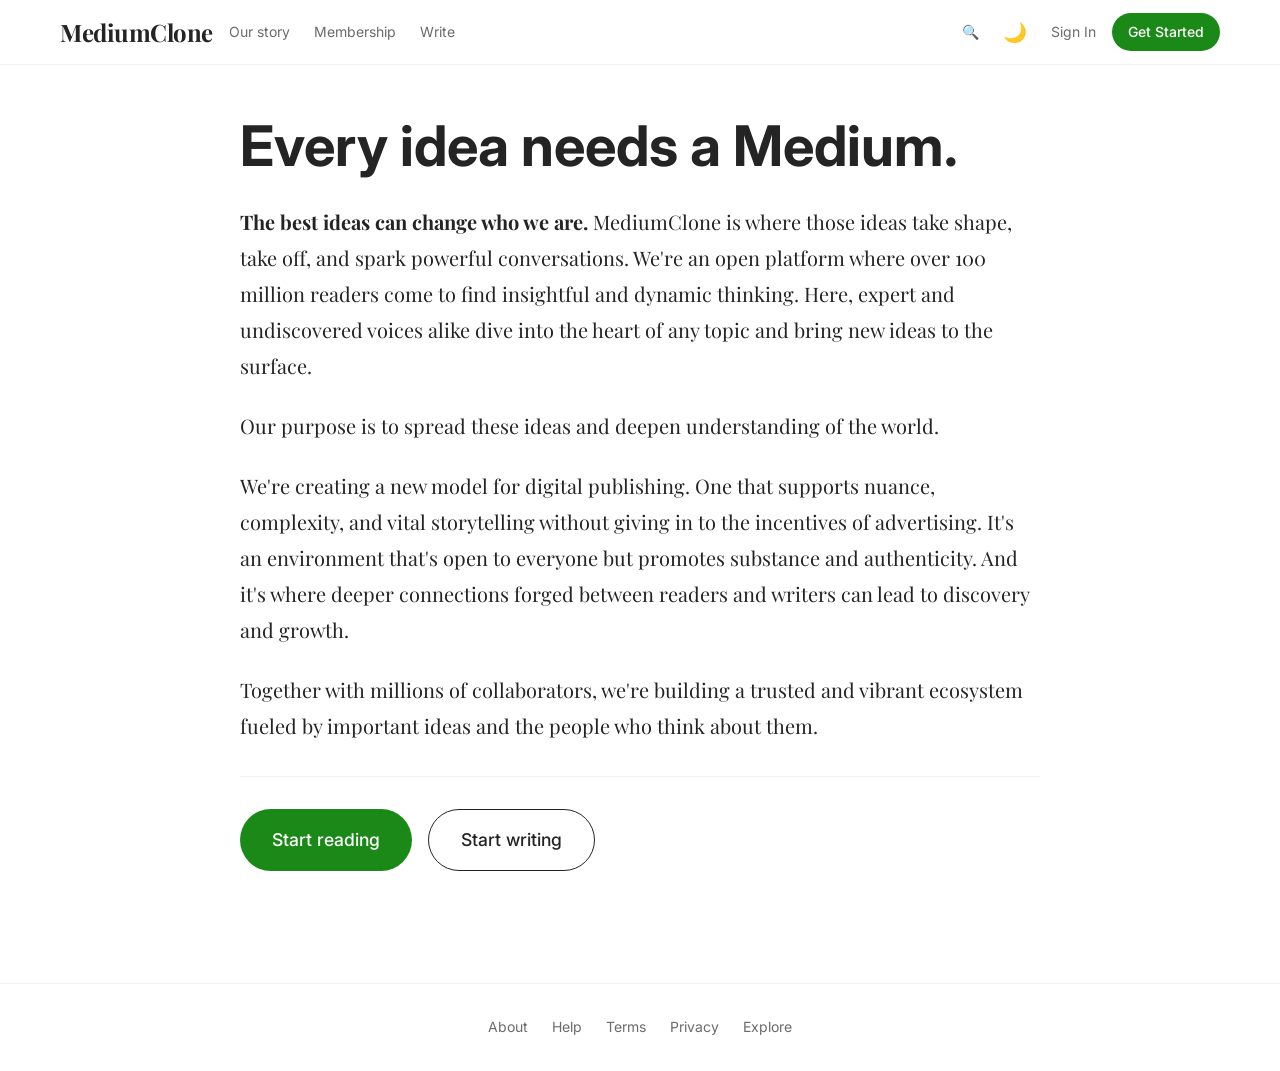
<file: pages/about.html>
<!DOCTYPE html>
<html lang="en">
<head>
    <meta charset="UTF-8">
    <meta name="viewport" content="width=device-width, initial-scale=1.0">
    <title>About - MediumClone</title>
    <link rel="stylesheet" href="../css/style.css">
    <link rel="stylesheet" href="../css/components.css">
    <link rel="stylesheet" href="../css/pages.css">
</head>
<body>

    <div id="header-placeholder"></div>

    <main class="container py-12">
        <div class="max-w-[800px] mx-auto" style="max-width: 800px; margin: 0 auto;">
            <h1 class="font-serif mb-6" style="font-size: 3.5rem;">Every idea needs a Medium.</h1>
            
            <div class="article-content">
                <p><strong>The best ideas can change who we are.</strong> MediumClone is where those ideas take shape, take off, and spark powerful conversations. We're an open platform where over 100 million readers come to find insightful and dynamic thinking. Here, expert and undiscovered voices alike dive into the heart of any topic and bring new ideas to the surface.</p>
                
                <p>Our purpose is to spread these ideas and deepen understanding of the world.</p>
                
                <p>We're creating a new model for digital publishing. One that supports nuance, complexity, and vital storytelling without giving in to the incentives of advertising. It's an environment that's open to everyone but promotes substance and authenticity. And it's where deeper connections forged between readers and writers can lead to discovery and growth.</p>
                
                <p>Together with millions of collaborators, we're building a trusted and vibrant ecosystem fueled by important ideas and the people who think about them.</p>
            </div>
            
            <div class="divider"></div>
            
            <div class="flex gap-4">
                <a href="explore.html" class="btn btn-primary" style="padding: 1rem 2rem; font-size: 1.1rem; border-radius: 999px;">Start reading</a>
                <a href="write.html" class="btn btn-outline" style="padding: 1rem 2rem; font-size: 1.1rem; border-radius: 999px;">Start writing</a>
            </div>
        </div>
    </main>

    <div id="footer-placeholder"></div>

    <script src="../js/components.js"></script>
    <script src="../js/api.js"></script>
    <script src="../js/main.js"></script>
</body>
</html>
</file>
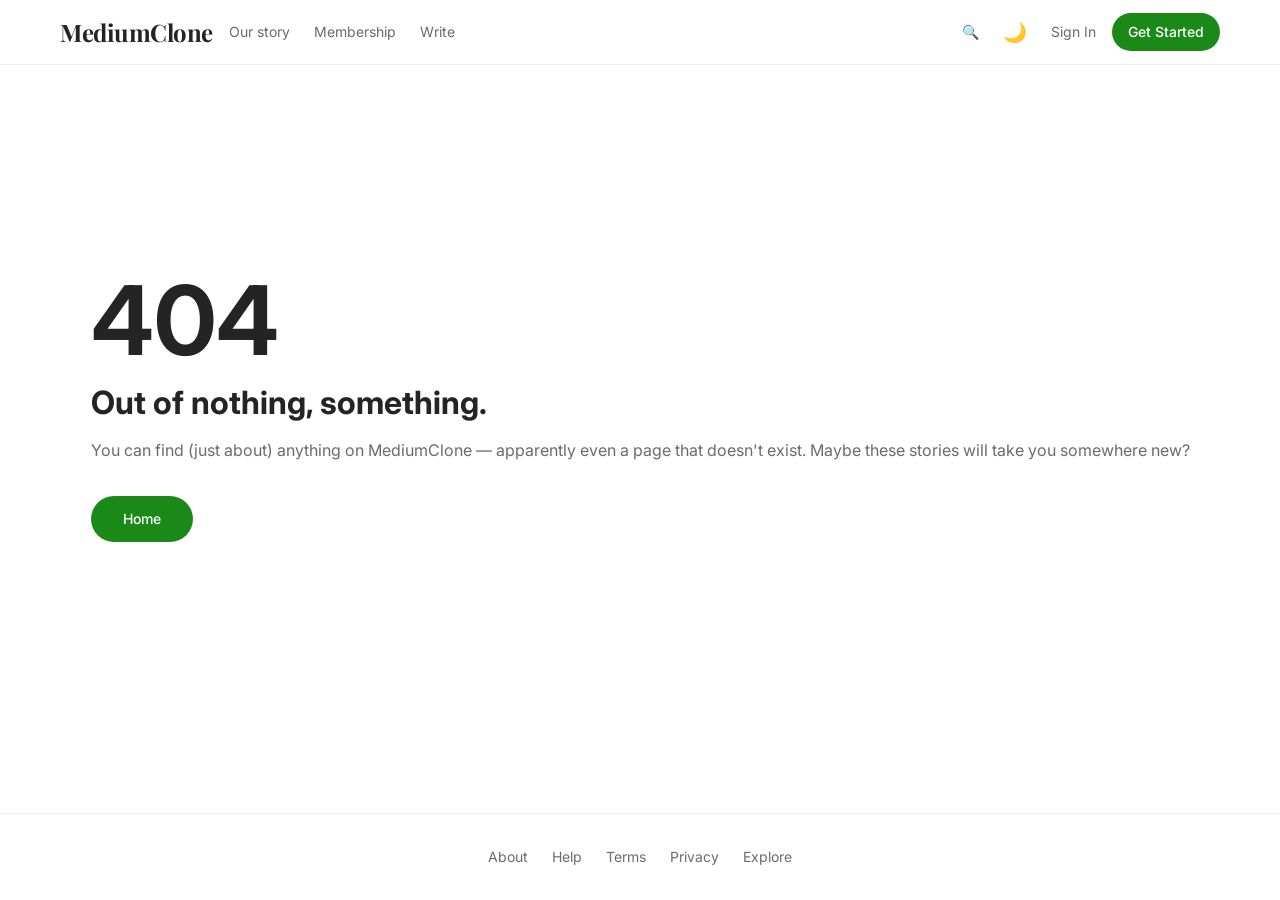
<file: pages/blog-details.html>
<!DOCTYPE html>
<html lang="en">
<head>
    <meta charset="UTF-8">
    <meta name="viewport" content="width=device-width, initial-scale=1.0">
    <title>Blog Details - MediumClone</title>
    <link rel="stylesheet" href="../css/style.css">
    <link rel="stylesheet" href="../css/components.css">
    <link rel="stylesheet" href="../css/pages.css">
</head>
<body>

    <!-- Header Placeholder -->
    <div id="header-placeholder"></div>

    <main class="container-sm py-12">
        <div id="blog-container">
            <!-- Loading Skeleton -->
            <div class="article-header">
                <div class="skeleton skeleton-title" style="height: 3rem; width: 100%;"></div>
                <div class="skeleton skeleton-title" style="height: 1.5rem; width: 80%; margin-bottom: 2rem;"></div>
                
                <div class="author-info-large flex gap-4">
                    <div class="skeleton author-avatar-large"></div>
                    <div class="flex-1">
                        <div class="skeleton skeleton-text w-24"></div>
                        <div class="skeleton skeleton-text w-32"></div>
                    </div>
                </div>
            </div>
            
            <div class="skeleton article-hero-image"></div>
            
            <div class="article-content mt-8">
                <div class="skeleton skeleton-text w-full mb-2"></div>
                <div class="skeleton skeleton-text w-full mb-2"></div>
                <div class="skeleton skeleton-text w-full mb-2"></div>
                <div class="skeleton skeleton-text w-3/4 mb-6"></div>
                
                <div class="skeleton skeleton-text w-full mb-2"></div>
                <div class="skeleton skeleton-text w-full mb-2"></div>
                <div class="skeleton skeleton-text w-1/2"></div>
            </div>
        </div>
        
        <div class="divider"></div>
        
        <!-- Comments Section Placeholder -->
        <section class="comments-section py-8">
            <h3 class="font-bold text-xl mb-6">Responses (42)</h3>
            <div class="form-group">
                <textarea class="form-control" rows="3" placeholder="What are your thoughts?"></textarea>
            </div>
            <div class="flex justify-end mb-8">
                <button class="btn btn-primary">Respond</button>
            </div>
            
            <!-- Dummy Comment -->
            <div class="flex gap-4 mb-6">
                <img src="https://i.pravatar.cc/150?u=user1" alt="User" class="author-avatar" style="width: 32px; height: 32px;">
                <div class="flex-1 border p-4" style="border-color: var(--border-color); border-radius: var(--radius-md);">
                    <div class="flex items-center justify-between mb-2">
                        <div>
                            <div class="font-medium text-sm">Mike Ross</div>
                            <div class="text-xs text-secondary">2 days ago</div>
                        </div>
                    </div>
                    <p class="text-sm">This is a fantastic read! Completely changed my perspective on the topic. Looking forward to more content like this.</p>
                </div>
            </div>
        </section>
    </main>

    <!-- Footer Placeholder -->
    <div id="footer-placeholder"></div>

    <!-- Scripts -->
    <script src="../js/components.js"></script>
    <script src="../js/api.js"></script>
    <script src="../js/main.js"></script>
    <script src="../js/blog.js"></script>
</body>
</html>
</file>
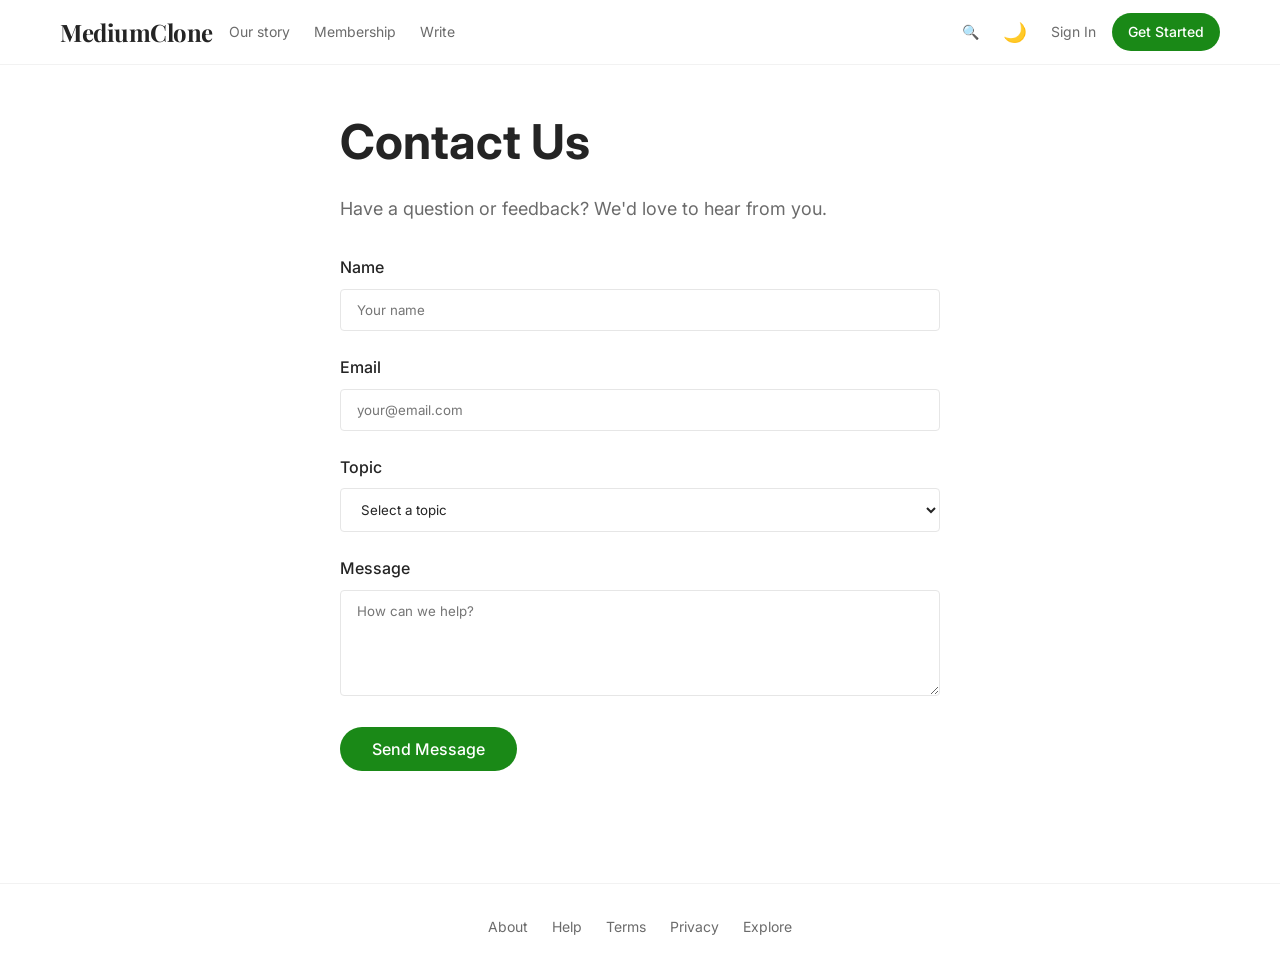
<file: pages/contact.html>
<!DOCTYPE html>
<html lang="en">
<head>
    <meta charset="UTF-8">
    <meta name="viewport" content="width=device-width, initial-scale=1.0">
    <title>Contact - MediumClone</title>
    <link rel="stylesheet" href="../css/style.css">
    <link rel="stylesheet" href="../css/components.css">
    <link rel="stylesheet" href="../css/pages.css">
</head>
<body>

    <div id="header-placeholder"></div>

    <main class="container py-12">
        <div class="max-w-[600px] mx-auto" style="max-width: 600px; margin: 0 auto;">
            <h1 class="font-serif mb-6" style="font-size: 3rem;">Contact Us</h1>
            <p class="text-secondary mb-8 text-lg">Have a question or feedback? We'd love to hear from you.</p>
            
            <form onsubmit="event.preventDefault(); showToast('Message sent successfully!'); this.reset();">
                <div class="form-group">
                    <label class="form-label">Name</label>
                    <input type="text" class="form-control" required placeholder="Your name">
                </div>
                <div class="form-group">
                    <label class="form-label">Email</label>
                    <input type="email" class="form-control" required placeholder="your@email.com">
                </div>
                <div class="form-group">
                    <label class="form-label">Topic</label>
                    <select class="form-control" required>
                        <option value="">Select a topic</option>
                        <option value="support">General Support</option>
                        <option value="billing">Billing</option>
                        <option value="report">Report Content</option>
                        <option value="other">Other</option>
                    </select>
                </div>
                <div class="form-group">
                    <label class="form-label">Message</label>
                    <textarea class="form-control" rows="5" required placeholder="How can we help?"></textarea>
                </div>
                <button type="submit" class="btn btn-primary" style="padding: 0.75rem 2rem; font-size: 1rem; border-radius: 999px;">Send Message</button>
            </form>
        </div>
    </main>

    <div id="footer-placeholder"></div>

    <script src="../js/components.js"></script>
    <script src="../js/api.js"></script>
    <script src="../js/main.js"></script>
</body>
</html>
</file>
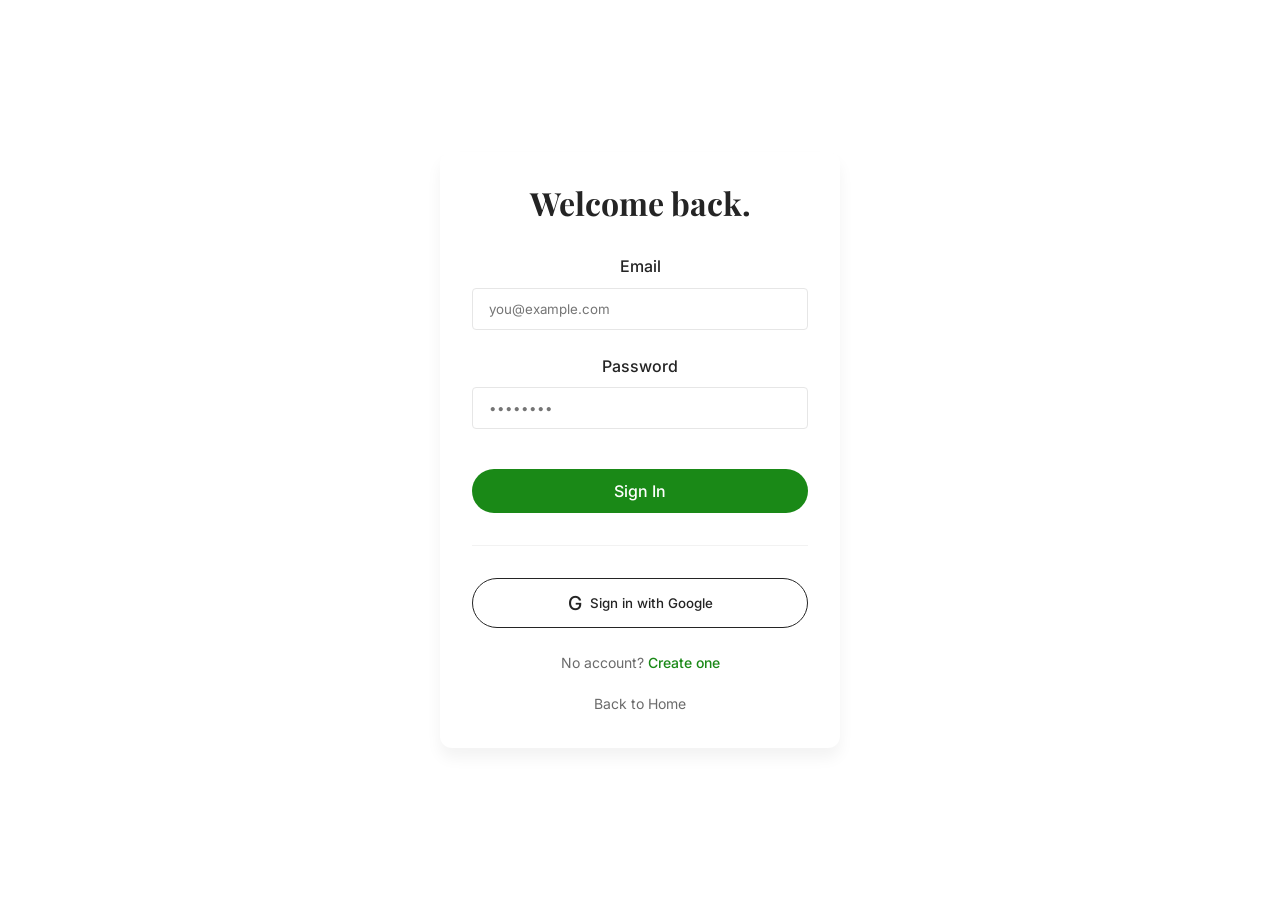
<file: pages/login.html>
<!DOCTYPE html>
<html lang="en">
<head>
    <meta charset="UTF-8">
    <meta name="viewport" content="width=device-width, initial-scale=1.0">
    <title>Welcome Back - MediumClone</title>
    <link rel="stylesheet" href="../css/style.css">
    <link rel="stylesheet" href="../css/components.css">
    <style>
        body {
            display: flex;
            align-items: center;
            justify-content: center;
            min-height: 100vh;
            background-color: var(--bg-color);
        }
        .auth-container {
            width: 100%;
            max-width: 400px;
            padding: 2rem;
            text-align: center;
            background-color: var(--card-bg);
            border-radius: var(--radius-lg);
            box-shadow: var(--shadow-lg);
        }
        .auth-title {
            font-family: var(--font-serif);
            font-size: 2rem;
            margin-bottom: 2rem;
        }
        .auth-btn {
            width: 100%;
            padding: 0.75rem;
            border-radius: var(--radius-full);
            border: 1px solid var(--text-primary);
            background: transparent;
            color: var(--text-primary);
            font-weight: 500;
            display: flex;
            align-items: center;
            justify-content: center;
            gap: 0.5rem;
            margin-bottom: 1rem;
            transition: background 0.2s;
        }
        .auth-btn:hover {
            background-color: var(--hover-bg);
        }
        .auth-link {
            color: var(--accent-color);
            font-weight: 500;
        }
    </style>
</head>
<body>

    <div class="auth-container animate-fade-in">
        <h1 class="auth-title">Welcome back.</h1>
        
        <form id="login-form">
            <div class="form-group text-left">
                <label class="form-label" for="email">Email</label>
                <input type="email" id="email" class="form-control" required placeholder="you@example.com">
            </div>
            <div class="form-group text-left">
                <label class="form-label" for="password">Password</label>
                <input type="password" id="password" class="form-control" required placeholder="••••••••">
            </div>
            
            <button type="submit" class="btn btn-primary" style="width: 100%; padding: 0.75rem; border-radius: var(--radius-full); font-size: 1rem; margin-top: 1rem;">Sign In</button>
        </form>

        <div class="divider"></div>
        
        <button class="auth-btn">
            <span style="font-size: 1.2rem;">G</span> Sign in with Google
        </button>

        <p class="mt-6 text-sm text-secondary">
            No account? <a href="signup.html" class="auth-link">Create one</a>
        </p>
        <div class="mt-4">
            <a href="../index.html" class="text-sm text-secondary hover:underline">Back to Home</a>
        </div>
    </div>

    <script src="../js/main.js"></script>
    <script>
        document.getElementById('login-form').addEventListener('submit', (e) => {
            e.preventDefault();
            const email = document.getElementById('email').value;
            // Simulate login
            localStorage.setItem('user', JSON.stringify({
                name: email.split('@')[0],
                avatar: 'https://i.pravatar.cc/150?u=' + email
            }));
            window.location.href = '../index.html';
        });
    </script>
</body>
</html>
</file>
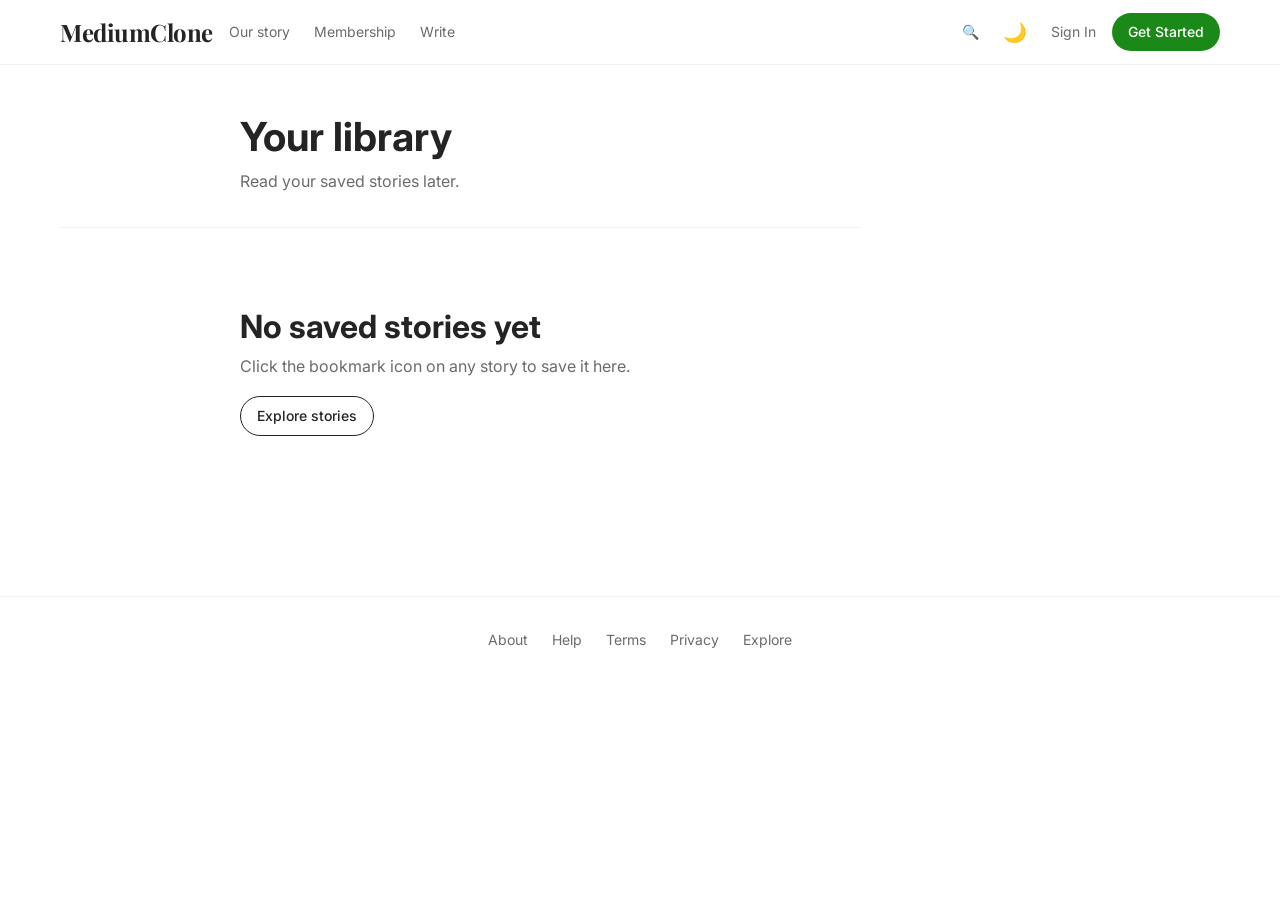
<file: pages/saved.html>
<!DOCTYPE html>
<html lang="en">
<head>
    <meta charset="UTF-8">
    <meta name="viewport" content="width=device-width, initial-scale=1.0">
    <title>Saved Articles - MediumClone</title>
    <link rel="stylesheet" href="../css/style.css">
    <link rel="stylesheet" href="../css/components.css">
    <link rel="stylesheet" href="../css/pages.css">
</head>
<body>

    <div id="header-placeholder"></div>

    <main class="container py-12">
        <div class="mb-8 max-w-[800px] mx-auto" style="max-width: 800px; margin: 0 auto;">
            <h1 class="font-serif mb-2" style="font-size: 2.5rem;">Your library</h1>
            <p class="text-secondary">Read your saved stories later.</p>
        </div>

        <div class="divider max-w-[800px] mx-auto" style="max-width: 800px;"></div>

        <div id="saved-blogs" class="flex flex-col gap-6 max-w-[800px] mx-auto" style="max-width: 800px; margin: 0 auto;">
            <!-- Injected via JS -->
        </div>
    </main>

    <div id="footer-placeholder"></div>

    <script src="../js/components.js"></script>
    <script src="../js/api.js"></script>
    <script src="../js/main.js"></script>
    <script>
        document.addEventListener('DOMContentLoaded', async () => {
            const container = document.getElementById('saved-blogs');
            
            // Re-render when storage changes (e.g. user clicks un-save)
            const renderSaved = async () => {
                const savedIds = JSON.parse(localStorage.getItem('savedBlogs') || '[]');
                if (savedIds.length === 0) {
                    container.innerHTML = `
                        <div class="text-center py-12">
                            <h2 class="font-bold text-xl mb-2">No saved stories yet</h2>
                            <p class="text-secondary mb-4">Click the bookmark icon on any story to save it here.</p>
                            <a href="../index.html" class="btn btn-outline">Explore stories</a>
                        </div>
                    `;
                    return;
                }
                
                try {
                    const blogs = await API.fetchBlogs();
                    const savedBlogs = blogs.filter(b => savedIds.includes(b.id));
                    container.innerHTML = savedBlogs.map(b => Components.renderBlogCard(b, true)).join('');
                } catch (e) {
                    container.innerHTML = '<p>Failed to load.</p>';
                }
            };
            
            await renderSaved();
            
            // Listen for clicks on save buttons within this page to remove instantly
            container.addEventListener('click', (e) => {
                if (e.target.closest('.save-btn')) {
                    setTimeout(renderSaved, 50); // slight delay to allow toggle logic in main.js to run first
                }
            });
        });
    </script>
</body>
</html>
</file>
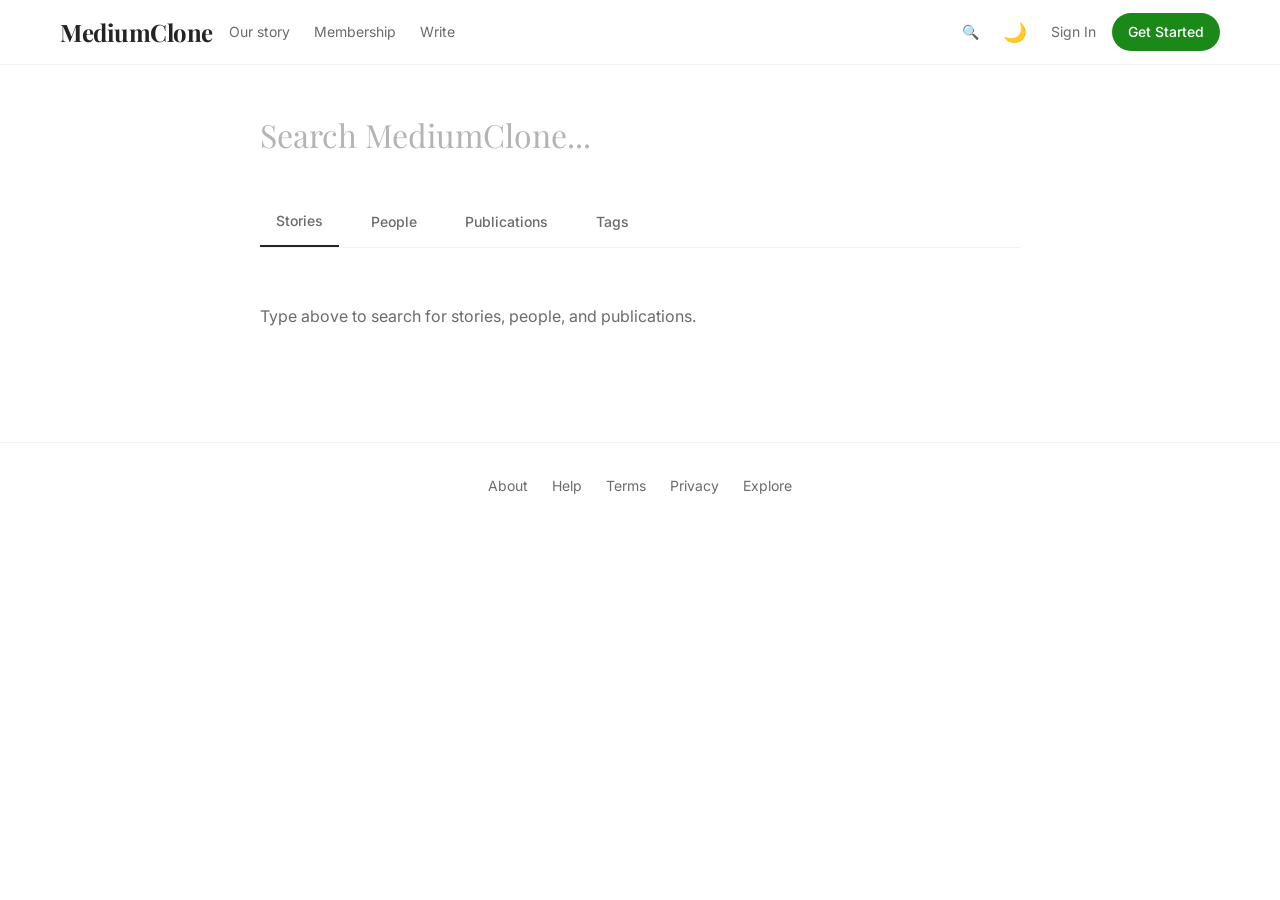
<file: pages/search.html>
<!DOCTYPE html>
<html lang="en">
<head>
    <meta charset="UTF-8">
    <meta name="viewport" content="width=device-width, initial-scale=1.0">
    <title>Search - MediumClone</title>
    <link rel="stylesheet" href="../css/style.css">
    <link rel="stylesheet" href="../css/components.css">
    <link rel="stylesheet" href="../css/pages.css">
</head>
<body>

    <div id="header-placeholder"></div>

    <main class="container-sm py-12">
        <div class="mb-8">
            <input type="text" id="search-input" class="editor-title" style="font-size: 2rem;" placeholder="Search MediumClone...">
        </div>
        
        <div class="flex items-center gap-4 mb-6" style="border-bottom: 1px solid var(--border-color);">
            <button class="btn btn-ghost" style="border-bottom: 2px solid var(--text-primary); border-radius: 0; padding-bottom: 1rem;">Stories</button>
            <button class="btn btn-ghost" style="padding-bottom: 1rem;">People</button>
            <button class="btn btn-ghost" style="padding-bottom: 1rem;">Publications</button>
            <button class="btn btn-ghost" style="padding-bottom: 1rem;">Tags</button>
        </div>

        <div id="search-results" class="flex flex-col gap-6">
            <p class="text-secondary mt-8">Type above to search for stories, people, and publications.</p>
        </div>
    </main>

    <div id="footer-placeholder"></div>

    <script src="../js/components.js"></script>
    <script src="../js/api.js"></script>
    <script src="../js/main.js"></script>
    <script>
        document.addEventListener('DOMContentLoaded', () => {
            const searchInput = document.getElementById('search-input');
            const resultsContainer = document.getElementById('search-results');
            let timeoutId;

            searchInput.addEventListener('input', (e) => {
                clearTimeout(timeoutId);
                const query = e.target.value.trim();
                
                if (!query) {
                    resultsContainer.innerHTML = '<p class="text-secondary mt-8">Type above to search for stories, people, and publications.</p>';
                    return;
                }
                
                resultsContainer.innerHTML = Array(3).fill(0).map(() => Components.renderSkeletonCard(true)).join('');
                
                timeoutId = setTimeout(async () => {
                    try {
                        const results = await API.searchBlogs(query);
                        if (results.length === 0) {
                            resultsContainer.innerHTML = `<p class="text-secondary mt-8">No results found for "${query}".</p>`;
                        } else {
                            resultsContainer.innerHTML = results.map(b => Components.renderBlogCard(b, true)).join('');
                        }
                    } catch (error) {
                        resultsContainer.innerHTML = '<p class="text-secondary mt-8">Error performing search.</p>';
                    }
                }, 500);
            });
            
            // Auto focus
            searchInput.focus();
        });
    </script>
</body>
</html>
</file>
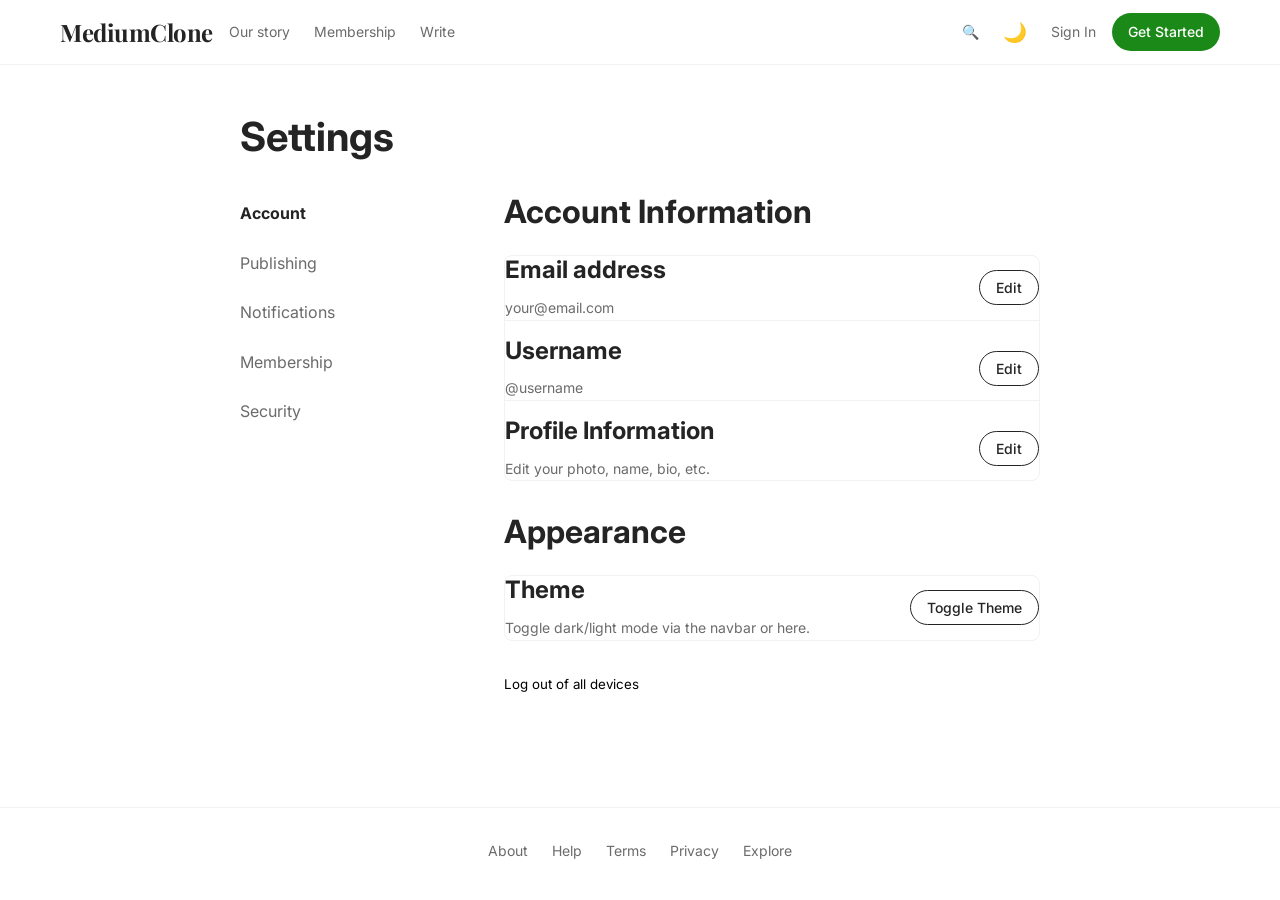
<file: pages/settings.html>
<!DOCTYPE html>
<html lang="en">
<head>
    <meta charset="UTF-8">
    <meta name="viewport" content="width=device-width, initial-scale=1.0">
    <title>Settings - MediumClone</title>
    <link rel="stylesheet" href="../css/style.css">
    <link rel="stylesheet" href="../css/components.css">
    <link rel="stylesheet" href="../css/pages.css">
</head>
<body>

    <div id="header-placeholder"></div>

    <main class="container py-12">
        <div class="max-w-[800px] mx-auto" style="max-width: 800px; margin: 0 auto;">
            <h1 class="font-serif mb-8" style="font-size: 2.5rem;">Settings</h1>
            
            <div class="flex" style="gap: 4rem;">
                <!-- Sidebar -->
                <div style="width: 200px;">
                    <div class="flex flex-col gap-2">
                        <a href="#" class="font-bold text-primary" style="padding: 0.5rem 0;">Account</a>
                        <a href="#" class="text-secondary hover:text-primary" style="padding: 0.5rem 0;">Publishing</a>
                        <a href="#" class="text-secondary hover:text-primary" style="padding: 0.5rem 0;">Notifications</a>
                        <a href="#" class="text-secondary hover:text-primary" style="padding: 0.5rem 0;">Membership</a>
                        <a href="#" class="text-secondary hover:text-primary" style="padding: 0.5rem 0;">Security</a>
                    </div>
                </div>
                
                <!-- Content -->
                <div class="flex-1">
                    <h2 class="font-bold mb-6 text-xl">Account Information</h2>
                    
                    <div class="mb-8 p-6" style="border: 1px solid var(--border-color); border-radius: var(--radius-md);">
                        <div class="flex justify-between items-center mb-4 pb-4" style="border-bottom: 1px solid var(--border-color);">
                            <div>
                                <h3 class="font-bold mb-1">Email address</h3>
                                <p class="text-sm text-secondary">your@email.com</p>
                            </div>
                            <button class="btn btn-outline text-sm">Edit</button>
                        </div>
                        
                        <div class="flex justify-between items-center mb-4 pb-4" style="border-bottom: 1px solid var(--border-color);">
                            <div>
                                <h3 class="font-bold mb-1">Username</h3>
                                <p class="text-sm text-secondary">@username</p>
                            </div>
                            <button class="btn btn-outline text-sm">Edit</button>
                        </div>
                        
                        <div class="flex justify-between items-center">
                            <div>
                                <h3 class="font-bold mb-1">Profile Information</h3>
                                <p class="text-sm text-secondary">Edit your photo, name, bio, etc.</p>
                            </div>
                            <button class="btn btn-outline text-sm">Edit</button>
                        </div>
                    </div>
                    
                    <h2 class="font-bold mb-6 text-xl">Appearance</h2>
                    <div class="mb-8 p-6" style="border: 1px solid var(--border-color); border-radius: var(--radius-md);">
                        <div class="flex justify-between items-center">
                            <div>
                                <h3 class="font-bold mb-1">Theme</h3>
                                <p class="text-sm text-secondary">Toggle dark/light mode via the navbar or here.</p>
                            </div>
                            <button id="settings-theme-toggle" class="btn btn-outline text-sm">Toggle Theme</button>
                        </div>
                    </div>
                    
                    <div class="mt-12 text-center text-sm text-secondary">
                        <button id="logout-btn-settings" class="text-danger hover:underline">Log out of all devices</button>
                    </div>
                </div>
            </div>
        </div>
    </main>

    <div id="footer-placeholder"></div>

    <script src="../js/components.js"></script>
    <script src="../js/api.js"></script>
    <script src="../js/main.js"></script>
    <script>
        document.addEventListener('DOMContentLoaded', () => {
            const toggleBtn = document.getElementById('settings-theme-toggle');
            if (toggleBtn) {
                toggleBtn.addEventListener('click', () => {
                    const themeBtn = document.getElementById('theme-toggle');
                    if (themeBtn) themeBtn.click();
                });
            }
            
            const logoutBtn = document.getElementById('logout-btn-settings');
            if (logoutBtn) {
                logoutBtn.addEventListener('click', () => {
                    localStorage.removeItem('user');
                    window.location.href = '../index.html';
                });
            }
        });
    </script>
</body>
</html>
</file>
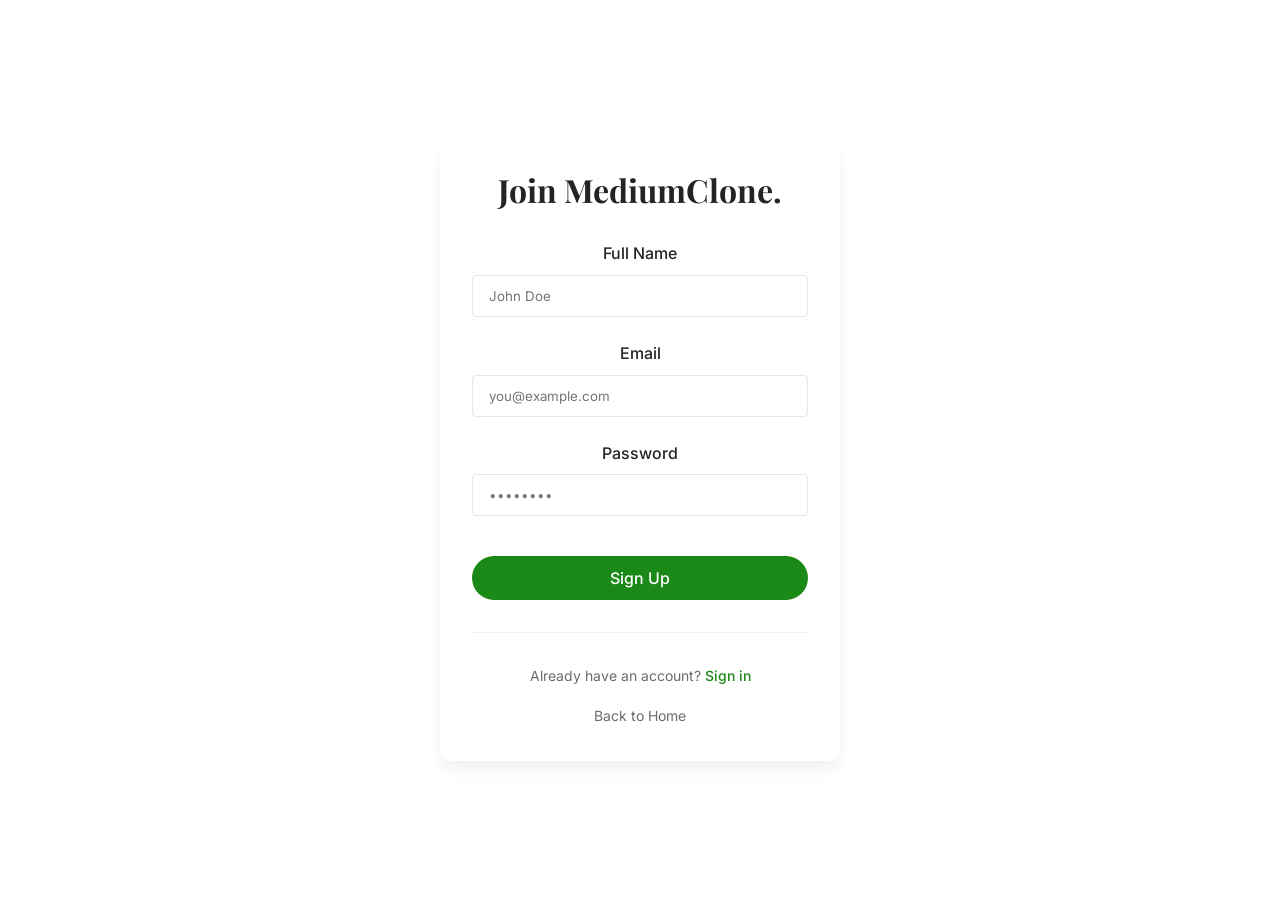
<file: pages/signup.html>
<!DOCTYPE html>
<html lang="en">
<head>
    <meta charset="UTF-8">
    <meta name="viewport" content="width=device-width, initial-scale=1.0">
    <title>Join MediumClone</title>
    <link rel="stylesheet" href="../css/style.css">
    <link rel="stylesheet" href="../css/components.css">
    <style>
        body {
            display: flex;
            align-items: center;
            justify-content: center;
            min-height: 100vh;
            background-color: var(--bg-color);
        }
        .auth-container {
            width: 100%;
            max-width: 400px;
            padding: 2rem;
            text-align: center;
            background-color: var(--card-bg);
            border-radius: var(--radius-lg);
            box-shadow: var(--shadow-lg);
        }
        .auth-title {
            font-family: var(--font-serif);
            font-size: 2rem;
            margin-bottom: 2rem;
        }
        .auth-btn {
            width: 100%;
            padding: 0.75rem;
            border-radius: var(--radius-full);
            border: 1px solid var(--text-primary);
            background: transparent;
            color: var(--text-primary);
            font-weight: 500;
            display: flex;
            align-items: center;
            justify-content: center;
            gap: 0.5rem;
            margin-bottom: 1rem;
            transition: background 0.2s;
        }
        .auth-btn:hover {
            background-color: var(--hover-bg);
        }
        .auth-link {
            color: var(--accent-color);
            font-weight: 500;
        }
    </style>
</head>
<body>

    <div class="auth-container animate-fade-in">
        <h1 class="auth-title">Join MediumClone.</h1>
        
        <form id="signup-form">
            <div class="form-group text-left">
                <label class="form-label" for="name">Full Name</label>
                <input type="text" id="name" class="form-control" required placeholder="John Doe">
            </div>
            <div class="form-group text-left">
                <label class="form-label" for="email">Email</label>
                <input type="email" id="email" class="form-control" required placeholder="you@example.com">
            </div>
            <div class="form-group text-left">
                <label class="form-label" for="password">Password</label>
                <input type="password" id="password" class="form-control" required placeholder="••••••••">
            </div>
            
            <button type="submit" class="btn btn-primary" style="width: 100%; padding: 0.75rem; border-radius: var(--radius-full); font-size: 1rem; margin-top: 1rem;">Sign Up</button>
        </form>

        <div class="divider"></div>

        <p class="mt-6 text-sm text-secondary">
            Already have an account? <a href="login.html" class="auth-link">Sign in</a>
        </p>
        <div class="mt-4">
            <a href="../index.html" class="text-sm text-secondary hover:underline">Back to Home</a>
        </div>
    </div>

    <script src="../js/main.js"></script>
    <script>
        document.getElementById('signup-form').addEventListener('submit', (e) => {
            e.preventDefault();
            const name = document.getElementById('name').value;
            const email = document.getElementById('email').value;
            // Simulate signup
            localStorage.setItem('user', JSON.stringify({
                name: name,
                avatar: 'https://i.pravatar.cc/150?u=' + email
            }));
            window.location.href = '../index.html';
        });
    </script>
</body>
</html>
</file>
<file: css/style.css>
/* css/style.css */
@import url('https://fonts.googleapis.com/css2?family=Inter:wght@300;400;500;600;700&family=Playfair+Display:ital,wght@0,400;0,600;0,700;1,400&display=swap');

:root {
    --bg-color: #ffffff;
    --text-primary: #242424;
    --text-secondary: #6b6b6b;
    --accent-color: #1a8917; /* Medium green */
    --accent-hover: #156d12;
    --border-color: #f2f2f2;
    --border-dark: #e6e6e6;
    --nav-bg: rgba(255, 255, 255, 0.95);
    --card-bg: #ffffff;
    --hover-bg: #fafafa;
    --danger: #c94a4a;
    
    --font-sans: 'Inter', -apple-system, BlinkMacSystemFont, "Segoe UI", Roboto, Helvetica, Arial, sans-serif;
    --font-serif: 'Playfair Display', 'Georgia', serif;
    
    --shadow-sm: 0 1px 2px rgba(0, 0, 0, 0.05);
    --shadow-md: 0 4px 6px rgba(0, 0, 0, 0.05);
    --shadow-lg: 0 10px 15px rgba(0, 0, 0, 0.05);
    
    --radius-sm: 4px;
    --radius-md: 8px;
    --radius-lg: 12px;
    --radius-full: 9999px;
    
    --transition-fast: 0.2s ease;
    --transition-normal: 0.3s ease;
}

[data-theme="dark"] {
    --bg-color: #121212;
    --text-primary: #f2f2f2;
    --text-secondary: #a3a3a3;
    --accent-color: #22a820;
    --accent-hover: #2bd128;
    --border-color: #2a2a2a;
    --border-dark: #3a3a3a;
    --nav-bg: rgba(18, 18, 18, 0.95);
    --card-bg: #1e1e1e;
    --hover-bg: #2a2a2a;
    
    --shadow-sm: 0 1px 2px rgba(0, 0, 0, 0.2);
    --shadow-md: 0 4px 6px rgba(0, 0, 0, 0.3);
    --shadow-lg: 0 10px 15px rgba(0, 0, 0, 0.4);
}

* {
    margin: 0;
    padding: 0;
    box-sizing: border-box;
}

body {
    font-family: var(--font-sans);
    background-color: var(--bg-color);
    color: var(--text-primary);
    line-height: 1.6;
    transition: background-color var(--transition-normal), color var(--transition-normal);
    overflow-x: hidden;
}

h1, h2, h3, h4, h5, h6 {
    font-family: var(--font-sans);
    font-weight: 700;
    color: var(--text-primary);
    line-height: 1.2;
    margin-bottom: 0.5em;
}

h1 { font-size: 2.5rem; }
h2 { font-size: 2rem; }
h3 { font-size: 1.5rem; }

a {
    color: inherit;
    text-decoration: none;
    transition: color var(--transition-fast);
}

a:hover {
    color: var(--accent-color);
}

img {
    max-width: 100%;
    height: auto;
    display: block;
}

button {
    font-family: var(--font-sans);
    cursor: pointer;
    border: none;
    outline: none;
    background: none;
}

ul {
    list-style: none;
}

.container {
    max-width: 1200px;
    margin: 0 auto;
    padding: 0 20px;
}

.container-sm {
    max-width: 800px;
    margin: 0 auto;
    padding: 0 20px;
}

/* Typography Helpers */
.text-serif { font-family: var(--font-serif); }
.text-secondary { color: var(--text-secondary); }
.text-accent { color: var(--accent-color); }
.text-sm { font-size: 0.875rem; }
.text-lg { font-size: 1.125rem; }
.font-medium { font-weight: 500; }
.font-bold { font-weight: 700; }

/* Utilities */
.flex { display: flex; }
.flex-col { flex-direction: column; }
.flex-wrap { flex-wrap: wrap; }
.flex-1 { flex: 1; }
.items-center { align-items: center; }
.items-start { align-items: flex-start; }
.justify-between { justify-content: space-between; }
.justify-center { justify-content: center; }
.gap-1 { gap: 0.25rem; }
.gap-2 { gap: 0.5rem; }
.gap-3 { gap: 0.75rem; }
.gap-4 { gap: 1rem; }
.gap-6 { gap: 1.5rem; }
.gap-8 { gap: 2rem; }

.mt-2 { margin-top: 0.5rem; }
.mt-4 { margin-top: 1rem; }
.mt-6 { margin-top: 1.5rem; }
.mt-8 { margin-top: 2rem; }
.mb-2 { margin-bottom: 0.5rem; }
.mb-4 { margin-bottom: 1rem; }
.mb-6 { margin-bottom: 1.5rem; }
.mb-8 { margin-bottom: 2rem; }

.py-4 { padding-top: 1rem; padding-bottom: 1rem; }
.py-8 { padding-top: 2rem; padding-bottom: 2rem; }
.py-12 { padding-top: 3rem; padding-bottom: 3rem; }
.py-16 { padding-top: 4rem; padding-bottom: 4rem; }

.w-full { width: 100%; }
.h-full { height: 100%; }

.divider {
    height: 1px;
    background-color: var(--border-color);
    width: 100%;
    margin: 2rem 0;
}

/* Animations */
@keyframes fadeIn {
    from { opacity: 0; transform: translateY(10px); }
    to { opacity: 1; transform: translateY(0); }
}

.animate-fade-in {
    animation: fadeIn 0.5s ease forwards;
}

/* Scrollbar */
::-webkit-scrollbar {
    width: 8px;
}
::-webkit-scrollbar-track {
    background: var(--bg-color);
}
::-webkit-scrollbar-thumb {
    background: var(--border-dark);
    border-radius: var(--radius-full);
}
::-webkit-scrollbar-thumb:hover {
    background: var(--text-secondary);
}
</file>
<file: css/components.css>
/* css/components.css */

/* Buttons */
.btn {
    display: inline-flex;
    align-items: center;
    justify-content: center;
    padding: 0.5rem 1rem;
    border-radius: var(--radius-full);
    font-weight: 500;
    font-size: 0.875rem;
    transition: all var(--transition-fast);
}

.btn-primary {
    background-color: var(--accent-color);
    color: white;
}

.btn-primary:hover {
    background-color: var(--accent-hover);
    color: white;
}

.btn-outline {
    border: 1px solid var(--text-primary);
    color: var(--text-primary);
}

.btn-outline:hover {
    background-color: var(--text-primary);
    color: var(--bg-color);
}

.btn-ghost {
    color: var(--text-secondary);
}

.btn-ghost:hover {
    color: var(--text-primary);
    background-color: var(--hover-bg);
}

/* Navbar */
.navbar {
    position: sticky;
    top: 0;
    left: 0;
    right: 0;
    height: 65px;
    background-color: var(--nav-bg);
    backdrop-filter: blur(8px);
    border-bottom: 1px solid var(--border-color);
    z-index: 1000;
    display: flex;
    align-items: center;
}

.navbar .container {
    display: flex;
    align-items: center;
    justify-content: space-between;
    width: 100%;
}

.nav-brand {
    font-family: var(--font-serif);
    font-size: 1.5rem;
    font-weight: 700;
    letter-spacing: -0.5px;
}

.nav-links {
    display: flex;
    align-items: center;
    gap: 1.5rem;
}

.mobile-auth-links {
    display: none !important;
}

.nav-link {
    font-size: 0.875rem;
    color: var(--text-secondary);
}

.nav-link:hover {
    color: var(--text-primary);
}

.nav-actions {
    display: flex;
    align-items: center;
    gap: 1rem;
}

.theme-toggle {
    font-size: 1.2rem;
    color: var(--text-secondary);
    padding: 0.5rem;
    border-radius: var(--radius-full);
}

.theme-toggle:hover {
    background-color: var(--hover-bg);
    color: var(--text-primary);
}

/* Blog Cards */
.blog-card {
    display: flex;
    flex-direction: column;
    gap: 1rem;
    padding: 1rem 0;
    border-bottom: 1px solid var(--border-color);
    animation: fadeIn 0.5s ease forwards;
}

.blog-card-horizontal {
    flex-direction: row;
    align-items: center;
    justify-content: space-between;
}

.blog-card-content {
    flex: 1;
    display: flex;
    flex-direction: column;
    gap: 0.5rem;
}

.blog-card-image {
    width: 100%;
    height: auto;
    aspect-ratio: 16/9;
    object-fit: cover;
    background-color: var(--border-dark);
    border-radius: var(--radius-sm);
}

.blog-card-horizontal .blog-card-image {
    width: 200px;
    height: 134px;
    aspect-ratio: auto;
}

.blog-meta {
    display: flex;
    align-items: center;
    gap: 0.5rem;
    font-size: 0.875rem;
    color: var(--text-secondary);
}

.author-avatar {
    width: 24px;
    height: 24px;
    border-radius: 50%;
    object-fit: cover;
}

.blog-title {
    font-size: 1.25rem;
    font-weight: 700;
    line-height: 1.3;
}

.blog-desc {
    color: var(--text-secondary);
    font-size: 1rem;
    line-height: 1.5;
    display: -webkit-box;
    -webkit-line-clamp: 2;
    -webkit-box-orient: vertical;
    overflow: hidden;
}

.blog-footer {
    display: flex;
    align-items: center;
    justify-content: space-between;
    margin-top: 0.5rem;
}

.blog-tags {
    display: flex;
    gap: 0.5rem;
}

.tag {
    background-color: var(--hover-bg);
    color: var(--text-secondary);
    padding: 0.2rem 0.6rem;
    border-radius: var(--radius-full);
    font-size: 0.75rem;
}

.blog-actions {
    display: flex;
    gap: 1rem;
    color: var(--text-secondary);
}

.action-btn {
    cursor: pointer;
    transition: color var(--transition-fast);
}

.action-btn:hover {
    color: var(--text-primary);
}

.action-btn.active {
    color: var(--accent-color);
}

/* Footer */
footer {
    border-top: 1px solid var(--border-color);
    padding: 2rem 0;
    margin-top: 4rem;
    color: var(--text-secondary);
    font-size: 0.875rem;
}

.footer-content {
    display: flex;
    flex-wrap: wrap;
    justify-content: center;
    gap: 1.5rem;
}

.footer-link:hover {
    color: var(--text-primary);
}

/* Form Inputs */
.form-group {
    margin-bottom: 1.5rem;
}

.form-label {
    display: block;
    margin-bottom: 0.5rem;
    font-weight: 500;
}

.form-control {
    width: 100%;
    padding: 0.75rem 1rem;
    border: 1px solid var(--border-dark);
    border-radius: var(--radius-sm);
    background-color: var(--bg-color);
    color: var(--text-primary);
    font-family: var(--font-sans);
    transition: border-color var(--transition-fast);
}

.form-control:focus {
    outline: none;
    border-color: var(--text-primary);
}

/* Badges */
.badge {
    padding: 0.25rem 0.5rem;
    border-radius: var(--radius-sm);
    font-size: 0.75rem;
    font-weight: 500;
}

.badge-green {
    background-color: rgba(26, 137, 23, 0.1);
    color: var(--accent-color);
}

/* Modals */
.modal-overlay {
    position: fixed;
    top: 0;
    left: 0;
    right: 0;
    bottom: 0;
    background-color: rgba(0, 0, 0, 0.5);
    display: flex;
    align-items: center;
    justify-content: center;
    z-index: 2000;
    opacity: 0;
    pointer-events: none;
    transition: opacity var(--transition-normal);
}

.modal-overlay.active {
    opacity: 1;
    pointer-events: all;
}

.modal-content {
    background-color: var(--bg-color);
    padding: 2rem;
    border-radius: var(--radius-md);
    width: 100%;
    max-width: 400px;
    transform: translateY(20px);
    transition: transform var(--transition-normal);
}

.modal-overlay.active .modal-content {
    transform: translateY(0);
}

/* Toast Notifications */
.toast-container {
    position: fixed;
    bottom: 2rem;
    right: 2rem;
    z-index: 3000;
    display: flex;
    flex-direction: column;
    gap: 0.5rem;
}

.toast {
    background-color: var(--text-primary);
    color: var(--bg-color);
    padding: 0.75rem 1.5rem;
    border-radius: var(--radius-md);
    box-shadow: var(--shadow-lg);
    animation: fadeIn 0.3s ease;
    display: flex;
    align-items: center;
    justify-content: space-between;
    min-width: 250px;
}

.toast-close {
    color: var(--bg-color);
    opacity: 0.7;
}

.toast-close:hover {
    opacity: 1;
}

/* Skeleton Loading */
.skeleton {
    background: linear-gradient(90deg, var(--border-color) 25%, var(--border-dark) 50%, var(--border-color) 75%);
    background-size: 200% 100%;
    animation: skeletonLoading 1.5s infinite;
    border-radius: var(--radius-sm);
}

@keyframes skeletonLoading {
    0% { background-position: 200% 0; }
    100% { background-position: -200% 0; }
}

.skeleton-text {
    height: 1rem;
    margin-bottom: 0.5rem;
}

.skeleton-title {
    height: 1.5rem;
    width: 70%;
    margin-bottom: 1rem;
}

.skeleton-image {
    width: 200px;
    height: 134px;
}

/* Mobile Menu */
.mobile-menu-btn {
    display: none;
    font-size: 1.5rem;
}

@media (max-width: 768px) {
    .nav-links {
        display: none;
        position: absolute;
        top: 65px;
        left: 0;
        right: 0;
        background-color: var(--nav-bg);
        flex-direction: column;
        padding: 2rem;
        border-bottom: 1px solid var(--border-color);
        box-shadow: var(--shadow-md);
    }
    
    .mobile-menu-btn {
        display: block;
    }
    
    .desktop-auth-links .auth-links-container {
        display: none !important;
    }
    
    .mobile-auth-links {
        display: flex !important;
        width: 100%;
        text-align: center;
    }
    
    .nav-actions .nav-link:not(.btn) {
        display: none; /* Hide text links in navbar on mobile */
    }
    
    .blog-card-horizontal {
        flex-direction: column-reverse;
        align-items: flex-start;
    }
    
    .blog-card-horizontal .blog-card-image {
        width: 100%;
        height: auto;
        aspect-ratio: 16/9;
        margin-bottom: 1rem;
        margin-top: 0;
    }
}
</file>
<file: css/pages.css>
/* css/pages.css */

/* Home Page */
.hero-section {
    padding: 4rem 0;
    border-bottom: 1px solid var(--border-color);
    background-color: var(--accent-color);
    color: white;
    margin-top: -1px; /* Remove top border gap */
}

.hero-content {
    max-width: 600px;
}

.hero-title {
    font-size: 4rem;
    font-family: var(--font-serif);
    margin-bottom: 1rem;
    color: white;
}

.hero-subtitle {
    font-size: 1.5rem;
    margin-bottom: 2rem;
    font-weight: 400;
}

.main-layout {
    display: grid;
    grid-template-columns: 2fr 1fr;
    gap: 3rem;
    padding: 3rem 0;
}

.sidebar {
    position: sticky;
    top: 85px;
    height: max-content;
}

.sidebar-section {
    margin-bottom: 2rem;
}

.sidebar-title {
    font-size: 1rem;
    font-weight: 600;
    margin-bottom: 1rem;
}

.tag-cloud {
    display: flex;
    flex-wrap: wrap;
    gap: 0.5rem;
}

.recommended-list {
    display: flex;
    flex-direction: column;
    gap: 1.5rem;
}

.recommended-item {
    display: flex;
    gap: 1rem;
    align-items: center;
}

.recommended-avatar {
    width: 32px;
    height: 32px;
    border-radius: 50%;
}

.recommended-title {
    font-weight: 700;
    font-size: 1rem;
    line-height: 1.2;
}

/* Blog Details */
.article-header {
    margin-bottom: 2rem;
}

.article-title {
    font-size: 3rem;
    font-family: var(--font-sans);
    line-height: 1.2;
    margin-bottom: 1rem;
}

.article-subtitle {
    font-size: 1.5rem;
    color: var(--text-secondary);
    font-weight: 400;
    margin-bottom: 2rem;
}

.author-info-large {
    display: flex;
    flex-wrap: wrap;
    align-items: center;
    gap: 1rem;
    padding: 1.5rem 0;
    border-top: 1px solid var(--border-color);
    border-bottom: 1px solid var(--border-color);
    margin-bottom: 2rem;
}

.author-avatar-large {
    width: 48px;
    height: 48px;
    border-radius: 50%;
}

.article-hero-image {
    width: 100%;
    height: auto;
    max-height: 500px;
    object-fit: cover;
    margin-bottom: 2rem;
}

.article-content {
    font-family: var(--font-serif);
    font-size: 1.25rem;
    line-height: 1.8;
    color: var(--text-primary);
}

.article-content p {
    margin-bottom: 1.5rem;
}

.article-content h2, .article-content h3 {
    font-family: var(--font-sans);
    margin-top: 2.5rem;
    margin-bottom: 1rem;
}

.article-actions {
    display: flex;
    flex-wrap: wrap;
    gap: 1rem;
    justify-content: space-between;
    align-items: center;
    padding: 1.5rem 0;
    border-bottom: 1px solid var(--border-color);
    margin: 2rem 0;
}

/* Author Profile */
.profile-header {
    display: flex;
    align-items: flex-start;
    justify-content: space-between;
    margin-bottom: 3rem;
}

.profile-info {
    display: flex;
    gap: 2rem;
}

.profile-avatar {
    width: 120px;
    height: 120px;
    border-radius: 50%;
}

.profile-name {
    font-size: 2.5rem;
    margin-bottom: 0.5rem;
}

.profile-bio {
    color: var(--text-secondary);
    max-width: 500px;
    margin-bottom: 1rem;
}

/* Editor */
.editor-title {
    font-size: 2.5rem;
    border: none;
    outline: none;
    width: 100%;
    margin-bottom: 1rem;
    background: transparent;
    color: var(--text-primary);
    font-family: var(--font-serif);
}

.editor-title::placeholder {
    color: var(--text-secondary);
    opacity: 0.5;
}

.editor-content {
    min-height: 400px;
    font-family: var(--font-serif);
    font-size: 1.25rem;
    outline: none;
    line-height: 1.8;
}

.editor-content[data-placeholder]:empty:before {
    content: attr(data-placeholder);
    color: var(--text-secondary);
    opacity: 0.5;
    pointer-events: none;
    display: block; /* For Firefox */
}

.editor-toolbar {
    position: sticky;
    top: 65px;
    background-color: var(--nav-bg);
    backdrop-filter: blur(8px);
    padding: 1rem 0;
    border-bottom: 1px solid var(--border-color);
    z-index: 900;
    display: flex;
    justify-content: space-between;
    align-items: center;
    margin-bottom: 2rem;
}

/* Responsive */
@media (max-width: 768px) {
    .main-layout {
        grid-template-columns: 1fr;
    }
    
    .sidebar {
        display: none;
    }
    
    .hero-title {
        font-size: 2.5rem;
    }
    
    .article-title {
        font-size: 2rem;
    }
    
    .profile-info {
        flex-direction: column;
        align-items: center;
        text-align: center;
    }
}
</file>
